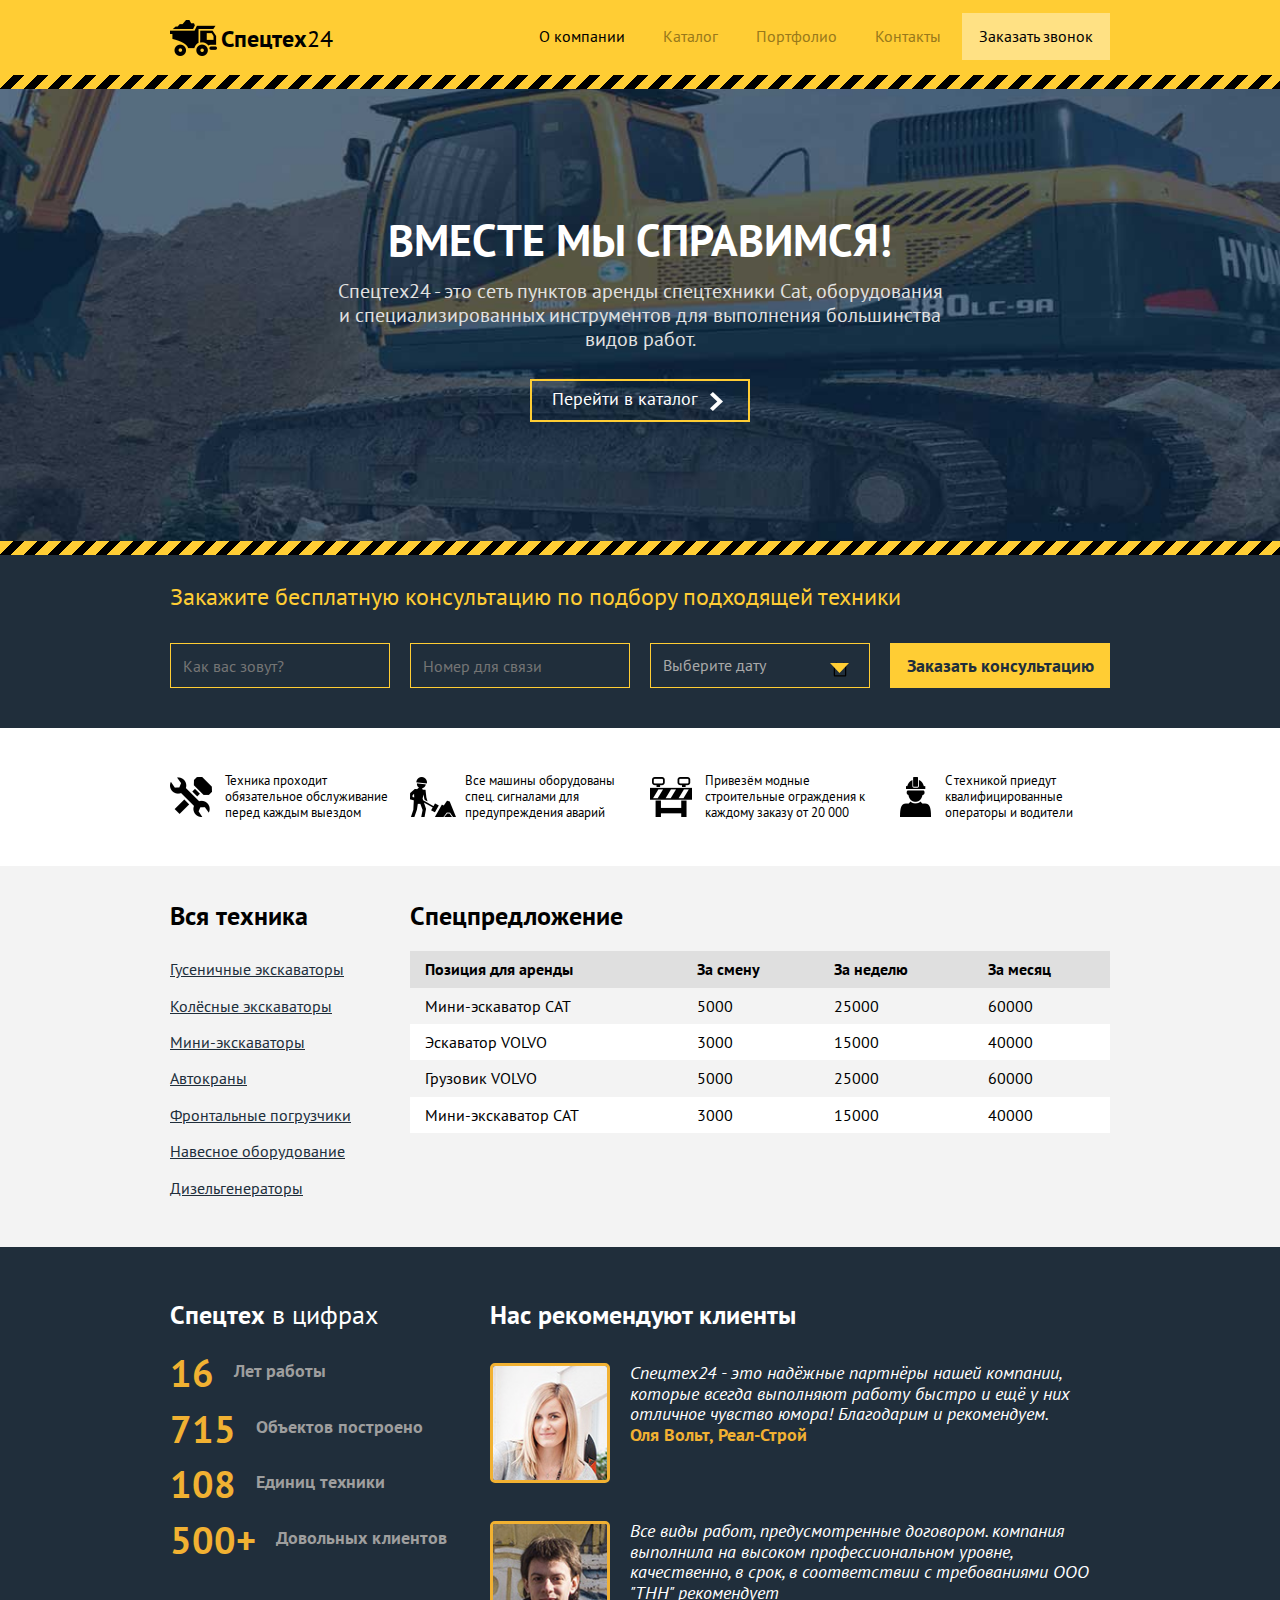
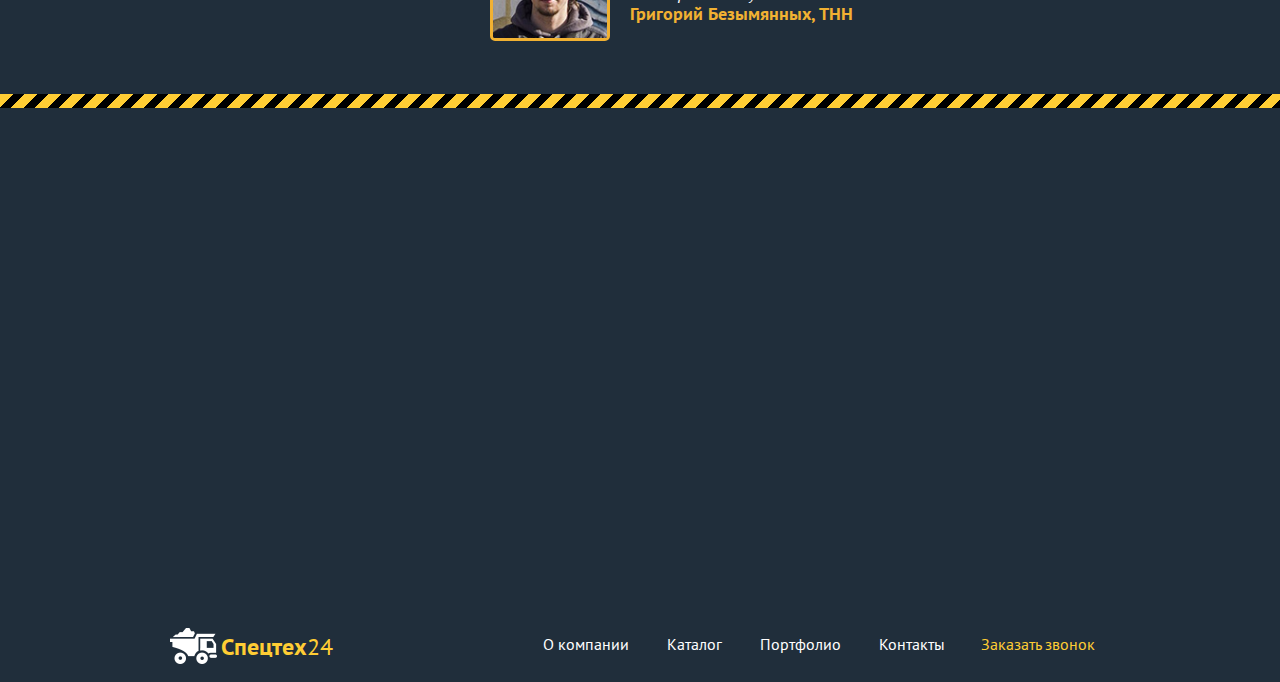
<file: index.html>
<!DOCTYPE html>
<html lang="ru">
<head>
  <meta charset="UTF-8">
  <title>Спецтех24 | Главная страница</title>
  <link href="css/normalize.min.css" rel="stylesheet">
  <link href="css/style.min.css" rel="stylesheet">
</head>
<body>
  <!-- Header -->
  <header class="header">
    <div class="container clearfix">
      <div class="logo">
        <img alt="Спецтех24" class="logo-image" src="img/truck_icon_black.png"> <span class="logo-text"><strong>Спецтех</strong>24</span>
      </div>
      <nav class="menu-main">
        <ul>
          <li class="menu-main-item">
            <a class="menu-main-link-active" href="index.html">О компании</a>
          </li>
          <li class="menu-main-item">
            <a class="menu-main-link" href="catalog.html">Каталог</a>
          </li>
          <li class="menu-main-item">
            <a class="menu-main-link" href="portfolio.html">Портфолио</a>
          </li>
          <li class="menu-main-item">
            <a class="menu-main-link" href="contacts.html">Контакты</a>
          </li>
          <li class="menu-main-item">
            <a class="menu-main-button" href="#">Заказать звонок</a>
          </li>
        </ul>
      </nav>
    </div>
  </header><!-- Main -->
  <main>
    <div class="promo">
      <div class="container clearfix">
        <p class="promo-together">Вместе мы справимся!</p>
        <h1 class="promo-description">Спецтех24 - это сеть пунктов аренды спецтехники Cat, оборудования и специализированных инструментов для выполнения большинства видов работ.</h1><a class="promo-button" href="catalog.html">Перейти в каталог</a>
      </div>
    </div>
    <div class="call">
      <div class="container">
        <p class="call-text">Закажите бесплатную консультацию по подбору подходящей техники</p>
        <form action="post" class="call-form row">
          <div class="grid-3">
            <input class="call-form-name" placeholder='Как вас зовут?' type="text">
          </div>
          <div class="grid-3">
            <input class="call-form-phone" placeholder='Номер для связи' type="text">
          </div>
          <div class="grid-3">
            <div class="call-form-date-label">
              Выберите дату
              <div class="call-form-date-div">
                <input class="call-form-date" id="call-form-date" type="date">
              </div>
            </div>
          </div>
          <div class="grid-3">
            <button class="call-form-button">Заказать консультацию</button>
          </div>
        </form>
      </div>
    </div>
    <div class="reasons">
      <div class="container clearfix">
        <div class="row">
          <div class="reason-item grid-3">
            <p class="reason-item-service">Техника проходит обязательное обслуживание перед каждым выездом</p>
          </div>
          <div class="reason-item grid-3">
            <p class="reason-item-signal">Все машины оборудованы спец. сигналами для предупреждения аварий</p>
          </div>
          <div class="reason-item grid-3">
            <p class="reason-item-protection">Привезём модные строительные ограждения к каждому заказу от 20 000</p>
          </div>
          <div class="reason-item grid-3">
            <p class="reason-item-experts">С техникой приедут квалифицированные операторы и водители</p>
          </div>
        </div>
      </div>
    </div>
    <div class="sale">
      <div class="container clearfix">
        <div class="row">
          <section class="sale-catalog-menu grid-3">
            <h2 class="sale-catalog-menu-title">Вся техника</h2>
            <ul>
              <li class="sale-catalog-menu-item">
                <a class="sale-catalog-menu-link" href="#">Гусеничные экскаваторы</a>
              </li>
              <li class="sale-catalog-menu-item">
                <a class="sale-catalog-menu-link" href="#">Колёсные экскаваторы</a>
              </li>
              <li class="sale-catalog-menu-item">
                <a class="sale-catalog-menu-link" href="#">Мини-экскаваторы</a>
              </li>
              <li class="sale-catalog-menu-item">
                <a class="sale-catalog-menu-link" href="#">Автокраны</a>
              </li>
              <li class="sale-catalog-menu-item">
                <a class="sale-catalog-menu-link" href="#">Фронтальные погрузчики</a>
              </li>
              <li class="sale-catalog-menu-item">
                <a class="sale-catalog-menu-link" href="#">Навесное оборудование</a>
              </li>
              <li class="sale-catalog-menu-item">
                <a class="sale-catalog-menu-link" href="#">Дизельгенераторы</a>
              </li>
            </ul>
          </section>
          <section class="sale-specials grid-9">
            <h2 class="sale-specials-title">Спецпредложение</h2>
            <table class="specials-table">
              <tr>
                <th>Позиция для аренды</th>
                <th>За смену</th>
                <th>За неделю</th>
                <th>За месяц</th>
              </tr>
              <tr>
                <td>Мини-эскаватор CAT</td>
                <td>5000</td>
                <td>25000</td>
                <td>60000</td>
              </tr>
              <tr class="bg-white">
                <td>Эскаватор VOLVO</td>
                <td>3000</td>
                <td>15000</td>
                <td>40000</td>
              </tr>
              <tr>
                <td>Грузовик VOLVO</td>
                <td>5000</td>
                <td>25000</td>
                <td>60000</td>
              </tr>
              <tr class="bg-white">
                <td>Мини-экскаватор CAT</td>
                <td>3000</td>
                <td>15000</td>
                <td>40000</td>
              </tr>
            </table>
          </section>
        </div>
      </div>
    </div>
    <div class="advantages">
      <div class="container clearfix">
        <div class="row">
          <div class="grid-4">
            <section class="advantages-total">
              <h2 class="advantages-total-title"><strong>Спецтех</strong> в цифрах</h2>
              <ul>
                <li class="advantages-total-item"><span class="advantages-total-number">16</span>Лет работы</li>
                <li class="advantages-total-item"><span class="advantages-total-number">715</span>Объектов построено</li>
                <li class="advantages-total-item"><span class="advantages-total-number">108</span>Единиц техники</li>
                <li class="advantages-total-item"><span class="advantages-total-number">500+</span>Довольных клиентов</li>
              </ul>
            </section>
          </div>
          <div class="grid-8">
            <section class="advantages-feedback">
              <h2 class="advantages-feedback-title">Нас рекомендуют клиенты</h2>
              <article class="advantages-feedback-item clearfix">
                <img alt="photo" class="advantages-feedback-item-photo" src="img/photo-2.jpg">
                <blockquote>
                  Спецтех24 - это надёжные партнёры нашей компании, которые всегда выполняют работу быстро и ещё у них отличное чувство юмора! Благодарим и рекомендуем.<br>
                  <cite>Оля Вольт, Реал-Строй</cite>
                </blockquote>
              </article>
              <article class="advantages-feedback-item clearfix">
                <img alt="photo" class="advantages-feedback-item-photo" src="img/photo-1.jpg">
                <blockquote>
                  Все виды работ, предусмотренные договором. компания выполнила на высоком профессиональном уровне, качественно, в срок, в соответствии с требованиями ООО "ТНН" рекомендует<br>
                  <cite>Григорий Безымянных, ТНН</cite>
                </blockquote>
              </article>
            </section>
          </div>
        </div>
      </div>
    </div>
    <div class="map">
      <iframe src="https://www.google.com/maps/embed?pb=!1m14!1m12!1m3!1d167998.10803373056!2d2.2074740643680624!3d48.85877410312378!2m3!1f0!2f0!3f0!3m2!1i1024!2i768!4f13.1!5e0!3m2!1sru!2sru!4v1450297057940"></iframe>
    </div>
  </main><!-- Footer -->
  <footer class="footer clearfix">
    <div class="container">
      <a class="logo" href="index.html"><img alt="Спецтех24" class="logo-image" src="img/truck_icon_white.png"> <span class="logo-text"><strong>Спецтех</strong>24</span></a>
      <nav class="menu-main">
        <ul>
          <li class="menu-main-item">
            <a class="menu-main-link" href="index.html">О компании</a>
          </li>
          <li class="menu-main-item">
            <a class="menu-main-link" href="catalog.html">Каталог</a>
          </li>
          <li class="menu-main-item">
            <a class="menu-main-link" href="portfolio.html">Портфолио</a>
          </li>
          <li class="menu-main-item">
            <a class="menu-main-link" href="contacts.html">Контакты</a>
          </li>
          <li class="menu-main-item">
            <a class="button-phone" href="#">Заказать звонок</a>
          </li>
        </ul>
      </nav>
    </div>
  </footer>
</body>
</html>
</file>
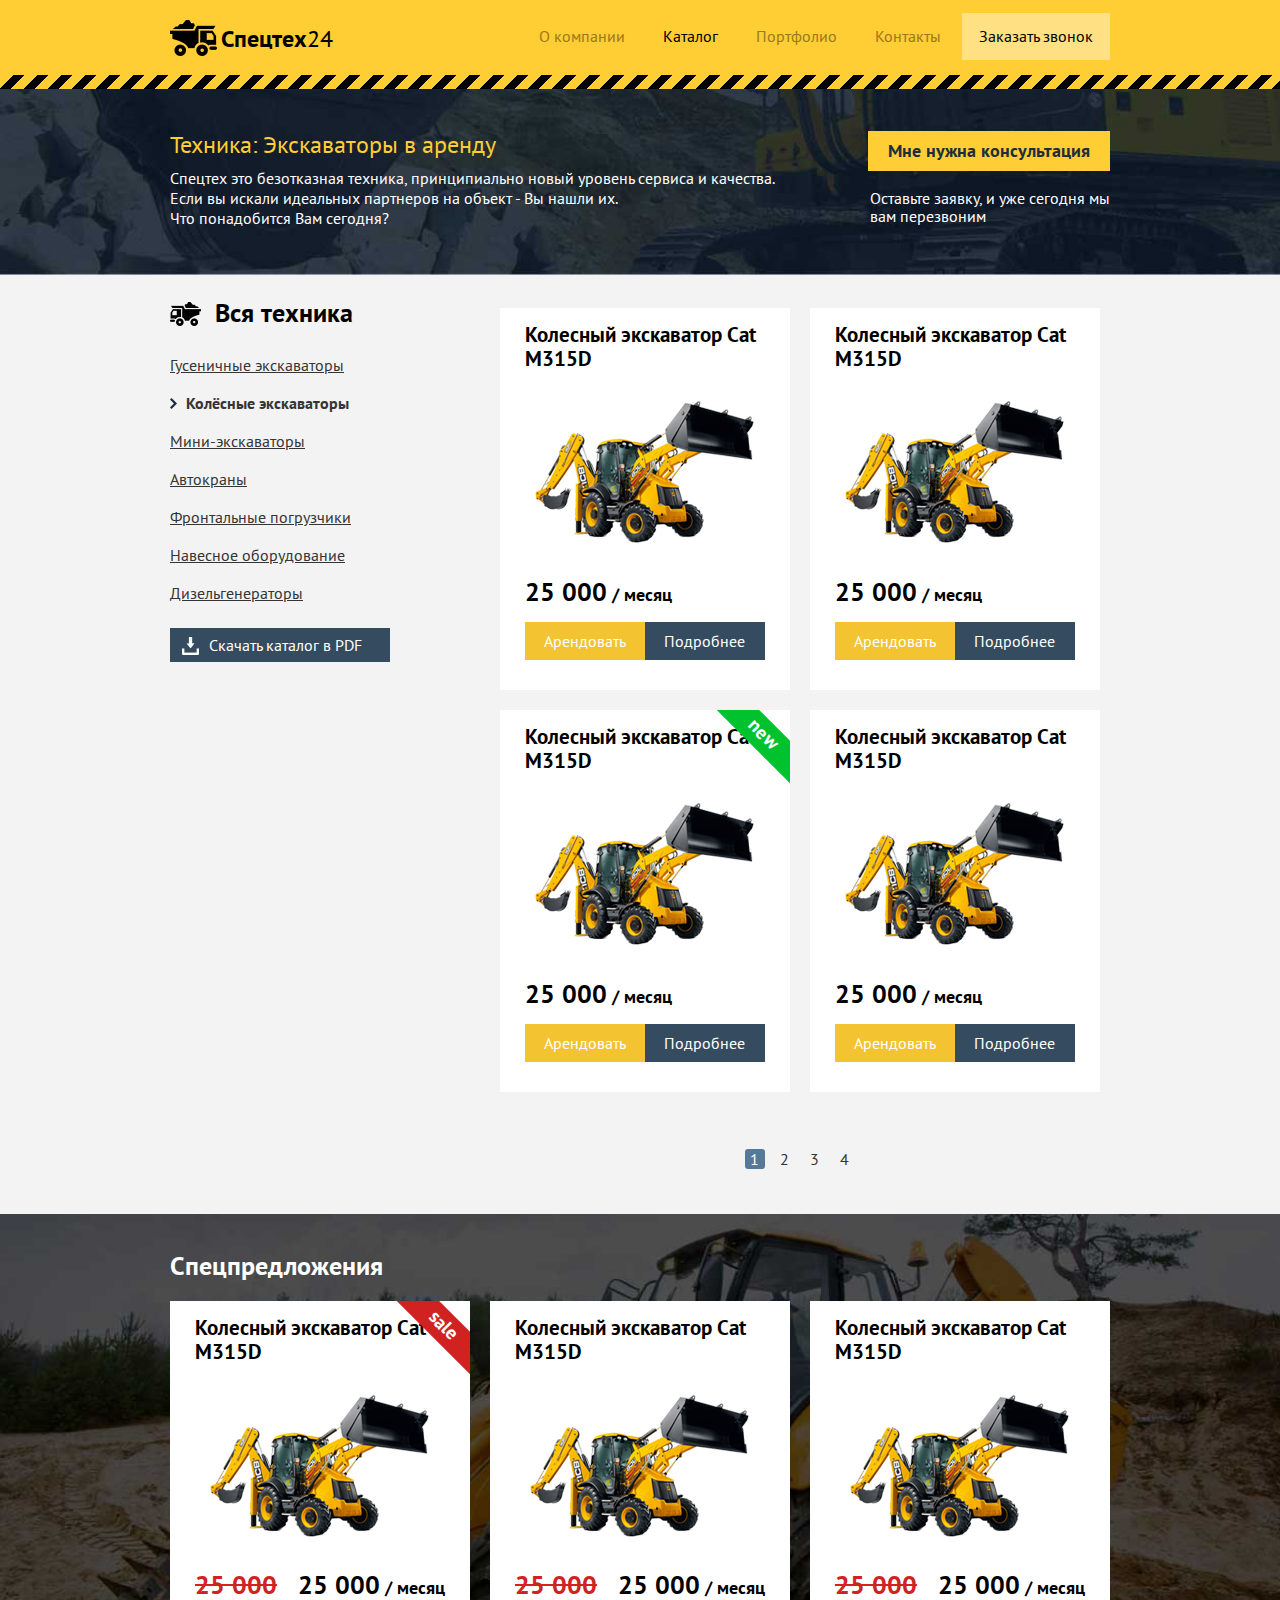
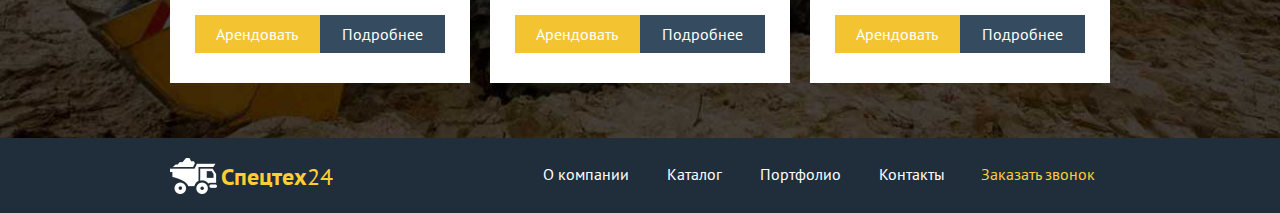
<file: catalog.html>
<!DOCTYPE html>
<html lang="ru">
<head>
  <meta charset="UTF-8">
  <title>Спецтех24 | Каталог</title>
  <link href="css/normalize.min.css" rel="stylesheet">
  <link href="css/style.min.css" rel="stylesheet">
</head>
<body>
  <!-- Header -->
  <header class="header">
    <div class="container clearfix">
      <a class="logo" href="index.html"><img alt="Спецтех24" class="logo-image" src="img/truck_icon_black.png"> <span class="logo-text"><strong>Спецтех</strong>24</span></a>
      <nav class="menu-main">
        <ul>
          <li class="menu-main-item">
            <a class="menu-main-link" href="index.html">О компании</a>
          </li>
          <li class="menu-main-item">
            <a class="menu-main-link-active" href="catalog.html">Каталог</a>
          </li>
          <li class="menu-main-item">
            <a class="menu-main-link" href="portfolio.html">Портфолио</a>
          </li>
          <li class="menu-main-item">
            <a class="menu-main-link" href="contacts.html">Контакты</a>
          </li>
          <li class="menu-main-item">
            <a class="menu-main-button" href="#">Заказать звонок</a>
          </li>
        </ul>
      </nav>
    </div>
  </header><!-- Main -->
  <main>
    <div class="catalog-subheader">
      <div class="container clearfix">
        <section class="catalog-subheader-block pull-left">
          <h1 class="catalog-subheader-title">Техника: Экскаваторы в аренду</h1>
          <p class="catalog-subheader-description">Спецтех это безотказная техника, принципиально новый уровень сервиса и качества.<br>
          Если вы искали идеальных партнеров на объект - Вы нашли их.<br>
          Что понадобится Вам сегодня?</p>
        </section>
        <div class="catalog-subheader-consult pull-right">
          <a class="catalog-subheader-consult-button" href="#">Мне нужна консультация</a>
          <p class="catalog-subheader-consult-description">Оставьте заявку, и уже сегодня мы вам перезвоним</p>
        </div>
      </div>
    </div>
    <div class="catalog">
      <div class="container clearfix">
        <div class="row">
          <div class="grid-3">
            <h2 class="catalog-menu-title">Вся техника</h2>
            <nav class="catalog-nav">
              <ul class="catalog-menu">
                <li class="catalog-menu-item">
                  <a class="catalog-menu-item-link" href="#">Гусеничные экскаваторы</a>
                </li>
                <li class="catalog-menu-item">
                  <a class="catalog-menu-item-link-active" href="#">Колёсные экскаваторы</a>
                </li>
                <li class="catalog-menu-item">
                  <a class="catalog-menu-item-link" href="#">Мини-экскаваторы</a>
                </li>
                <li class="catalog-menu-item">
                  <a class="catalog-menu-item-link" href="#">Автокраны</a>
                </li>
                <li class="catalog-menu-item">
                  <a class="catalog-menu-item-link" href="#">Фронтальные погрузчики</a>
                </li>
                <li class="catalog-menu-item">
                  <a class="catalog-menu-item-link" href="#">Навесное оборудование</a>
                </li>
                <li class="catalog-menu-item">
                  <a class="catalog-menu-item-link" href="#">Дизельгенераторы</a>
                </li>
              </ul>
            </nav><a class="catalog-download" href="">Скачать каталог в PDF</a>
          </div>
          <div class="grid-1"></div>
          <div class="grid-8">
            <section class="catalog-items clearfix">
              <div class="row">
                <div class="grid-6">
                  <article class="catalog-item">
                    <h3 class="catalog-item-header">Колесный экскаватор Cat M315D</h3>
                    <div class="catalog-item-image"><img alt="Колесный экскаватор" src="img/catalog-item.jpg"></div>
                    <p class="catalog-item-price"><span class="catalog-item-price-number">25 000</span> / месяц</p>
                    <div class="catalog-item-buttons clearfix">
                      <a class="catalog-item-button-buy" href="#">Арендовать</a> <a class="catalog-item-button-info" href="#">Подробнее</a>
                    </div>
                  </article>
                </div>
                <div class="grid-6">
                  <article class="catalog-item">
                    <h3 class="catalog-item-header">Колесный экскаватор Cat M315D</h3>
                    <div class="catalog-item-image"><img alt="Колесный экскаватор" src="img/catalog-item.jpg"></div>
                    <p class="catalog-item-price"><span class="catalog-item-price-number">25 000</span> / месяц</p>
                    <div class="catalog-item-buttons clearfix">
                      <a class="catalog-item-button-buy" href="#">Арендовать</a> <a class="catalog-item-button-info" href="#">Подробнее</a>
                    </div>
                  </article>
                </div>
                <div class="grid-6">
                  <article class="catalog-item catalog-new">
                    <h3 class="catalog-item-header">Колесный экскаватор Cat M315D</h3>
                    <div class="catalog-item-image"><img alt="Колесный экскаватор" src="img/catalog-item.jpg"></div>
                    <p class="catalog-item-price"><span class="catalog-item-price-number">25 000</span> / месяц</p>
                    <div class="catalog-item-buttons clearfix">
                      <a class="catalog-item-button-buy" href="#">Арендовать</a> <a class="catalog-item-button-info" href="#">Подробнее</a>
                    </div>
                  </article>
                </div>
                <div class="grid-6">
                  <article class="catalog-item">
                    <h3 class="catalog-item-header">Колесный экскаватор Cat M315D</h3>
                    <div class="catalog-item-image"><img alt="Колесный экскаватор" src="img/catalog-item.jpg"></div>
                    <p class="catalog-item-price"><span class="catalog-item-price-number">25 000</span> / месяц</p>
                    <div class="catalog-item-buttons clearfix">
                      <a class="catalog-item-button-buy" href="#">Арендовать</a> <a class="catalog-item-button-info" href="#">Подробнее</a>
                    </div>
                  </article>
                </div>
              </div>
              <ul class="catalog-pagination">
                <li class="catalog-pagination-number">
                  <a class="catalog-pagination-number-link-active" href="#">1</a>
                </li>
                <li class="catalog-pagination-number">
                  <a class="catalog-pagination-number-link" href="#">2</a>
                </li>
                <li class="catalog-pagination-number">
                  <a class="catalog-pagination-number-link" href="#">3</a>
                </li>
                <li class="catalog-pagination-number">
                  <a class="catalog-pagination-number-link" href="#">4</a>
                </li>
              </ul>
            </section>
          </div>
        </div>
      </div>
    </div><!-- Спецпредложения -->
    <section class="specials">
      <div class="container">
        <div class="row">
          <div class="grid-12">
            <h2 class="specials-title">Спецпредложения</h2>
          </div>
        </div>
        <div class="row">
          <div class="grid-4">
            <article class="catalog-item catalog-sale">
              <h3 class="catalog-item-header">Колесный экскаватор Cat M315D</h3>
              <div class="catalog-item-image"><img alt="Колесный экскаватор" src="img/catalog-item.jpg"></div>
              <p class="catalog-item-price"><span class="catalog-item-price-number">25 000</span> / месяц</p>
              <div class="catalog-item-buttons clearfix">
                <a class="catalog-item-button-buy" href="#">Арендовать</a> <a class="catalog-item-button-info" href="#">Подробнее</a>
              </div>
            </article>
          </div>
          <div class="grid-4">
            <article class="catalog-item">
              <h3 class="catalog-item-header">Колесный экскаватор Cat M315D</h3>
              <div class="catalog-item-image"><img alt="Колесный экскаватор" src="img/catalog-item.jpg"></div>
              <p class="catalog-item-price"><span class="catalog-item-price-number">25 000</span> / месяц</p>
              <div class="catalog-item-buttons clearfix">
                <a class="catalog-item-button-buy" href="#">Арендовать</a> <a class="catalog-item-button-info" href="#">Подробнее</a>
              </div>
            </article>
          </div>
          <div class="grid-4">
            <article class="catalog-item">
              <h3 class="catalog-item-header">Колесный экскаватор Cat M315D</h3>
              <div class="catalog-item-image"><img alt="Колесный экскаватор" src="img/catalog-item.jpg"></div>
              <p class="catalog-item-price"><span class="catalog-item-price-number">25 000</span> / месяц</p>
              <div class="catalog-item-buttons clearfix">
                <a class="catalog-item-button-buy" href="#">Арендовать</a> <a class="catalog-item-button-info" href="#">Подробнее</a>
              </div>
            </article>
          </div>
        </div>
      </div>
    </section>
  </main><!-- Footer -->
  <!-- Footer -->
  <footer class="footer clearfix">
    <div class="container">
      <a class="logo" href="index.html"><img alt="Спецтех24" class="logo-image" src="img/truck_icon_white.png"> <span class="logo-text"><strong>Спецтех</strong>24</span></a>
      <nav class="menu-main">
        <ul>
          <li class="menu-main-item">
            <a class="menu-main-link" href="index.html">О компании</a>
          </li>
          <li class="menu-main-item">
            <a class="menu-main-link" href="catalog.html">Каталог</a>
          </li>
          <li class="menu-main-item">
            <a class="menu-main-link" href="portfolio.html">Портфолио</a>
          </li>
          <li class="menu-main-item">
            <a class="menu-main-link" href="contacts.html">Контакты</a>
          </li>
          <li class="menu-main-item">
            <a class="button-phone" href="#">Заказать звонок</a>
          </li>
        </ul>
      </nav>
    </div>
  </footer>
</body>
</html>
</file>
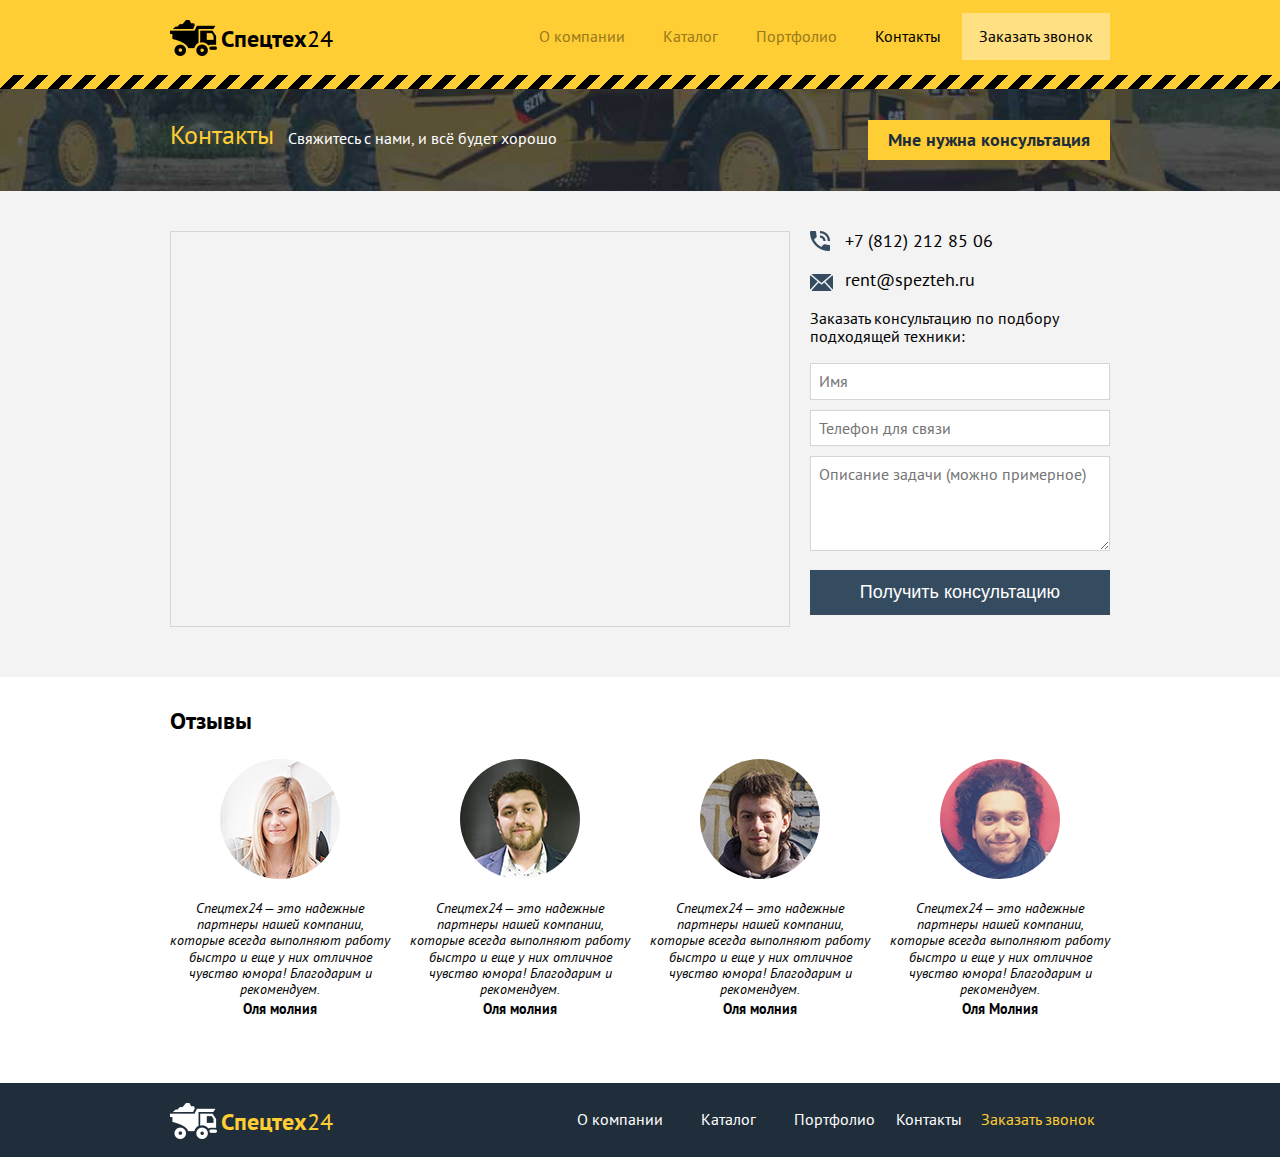
<file: contacts.html>
<!DOCTYPE html>
<html lang="ru">
<head>
  <meta charset="UTF-8">
  <title>Спецтех24 | Контакты</title>
  <link href="css/normalize.min.css" rel="stylesheet">
  <link href="css/style.min.css" rel="stylesheet">
</head>
<body>
  <header class="header">
    <div class="container clearfix">
      <a class="logo" href="index.html"><img alt="Спецтех24" class="logo-image" src="img/truck_icon_black.png"> <span class="logo-text"><strong>Спецтех</strong>24</span></a>
      <nav class="menu-main">
        <ul>
          <li class="menu-main-item">
            <a class="menu-main-link" href="index.html">О компании</a>
          </li>
          <li class="menu-main-item">
            <a class="menu-main-link" href="catalog.html">Каталог</a>
          </li>
          <li class="menu-main-item">
            <a class="menu-main-link" href="portfolio.html">Портфолио</a>
          </li>
          <li class="menu-main-item">
            <a class="menu-main-link-active" href="contacts.html">Контакты</a>
          </li>
          <li class="menu-main-item">
            <a class="menu-main-button" href="#">Заказать звонок</a>
          </li>
        </ul>
      </nav>
    </div>
  </header>
  <main>
    <section class="contacts-subheader">
      <div class="container clearfix">
        <div class="pull-left clearfix">
          <h1 class="contacts-subheader-title">Контакты</h1>
          <p class="contacts-subheader-description">Свяжитесь с нами, и всё будет хорошо</p>
        </div>
        <div class="pull-right clearfix">
          <a class="contacts-subheader-button" href="#">Мне нужна консультация</a>
        </div>
      </div>
    </section>
    <div class="contacts">
      <div class="container clearfix">
        <div class="row">
          <div class="grid-8">
            <div class="contacts-map">
              <iframe src="https://www.google.com/maps/embed?pb=!1m14!1m12!1m3!1d167998.10803373056!2d2.2074740643680624!3d48.85877410312378!2m3!1f0!2f0!3f0!3m2!1i1024!2i768!4f13.1!5e0!3m2!1sru!2sru!4v1450297057940"></iframe>
            </div>
          </div>
          <div class="grid-4">
            <a class="contacts-phone" href="#">+7 (812) 212 85 06</a> <a class="contacts-mail" href="#">rent@spezteh.ru</a>
            <p class="contacts-text">Заказать консультацию по подбору подходящей техники:</p>
            <form action="post" class="contacts-form">
              <input placeholder="Имя" type="text"> <input placeholder="Телефон для связи" type="text">
              <textarea placeholder="Описание задачи (можно примерное)">
</textarea> <button>Получить консультацию</button>
            </form>
          </div>
        </div>
      </div>
    </div>
    <div class="feedback">
      <div class="container">
        <div class="row">
          <div class="grid-12">
            <h2 class="feedback-title">Отзывы</h2>
          </div>
          <div class="grid-3">
            <article class="feedback-item">
              <img alt="" src="img/photo-2.jpg">
              <blockquote>
                Спецтех24 – это надежные партнеры нашей компании, которые всегда выполняют работу быстро и еще у них отличное чувство юмора! Благодарим и рекомендуем. <cite>Оля молния</cite>
              </blockquote>
            </article>
          </div>
          <div class="grid-3">
            <article class="feedback-item">
              <img alt="" src="img/photo-3.jpg">
              <blockquote>
                Спецтех24 – это надежные партнеры нашей компании, которые всегда выполняют работу быстро и еще у них отличное чувство юмора! Благодарим и рекомендуем. <cite>Оля молния</cite>
              </blockquote>
            </article>
          </div>
          <div class="grid-3">
            <article class="feedback-item">
              <img alt="" src="img/photo-1.jpg">
              <blockquote>
                Спецтех24 – это надежные партнеры нашей компании, которые всегда выполняют работу быстро и еще у них отличное чувство юмора! Благодарим и рекомендуем. <cite>Оля молния</cite>
              </blockquote>
            </article>
          </div>
          <div class="grid-3">
            <article class="feedback-item">
              <img alt="" src="img/photo-4.jpg">
              <blockquote>
                Спецтех24 – это надежные партнеры нашей компании, которые всегда выполняют работу быстро и еще у них отличное чувство юмора! Благодарим и рекомендуем. <cite>Оля Молния</cite>
              </blockquote>
            </article>
          </div>
        </div>
      </div>
    </div>
  </main><!-- Footer -->
  <footer class="footer clearfix">
    <div class="container">
      <a class="logo" href="index.html"><img alt="Спецтех24" class="logo-image" src="img/truck_icon_white.png"> <span class="logo-text"><strong>Спецтех</strong>24</span></a>
      <nav class="menu-main">
        <ul>
          <li class="menu-main-item">
            <a class="menu-main-link" href="index.html">О компании</a>
          </li>
          <li class="menu-main-item">
            <a class="menu-main-link" href="catalog.html">Каталог</a>
          </li>
          <li class="menu-main-item">
            <a class="menu-main-link" href="portfolio.html">Портфолио</a>
          </li>
          <li class="menu-main-item">
            <a class="menu-main-link-active" href="contacts.html">Контакты</a>
          </li>
          <li class="menu-main-item">
            <a class="button-phone" href="#">Заказать звонок</a>
          </li>
        </ul>
      </nav>
    </div>
  </footer>
</body>
</html>
</file>
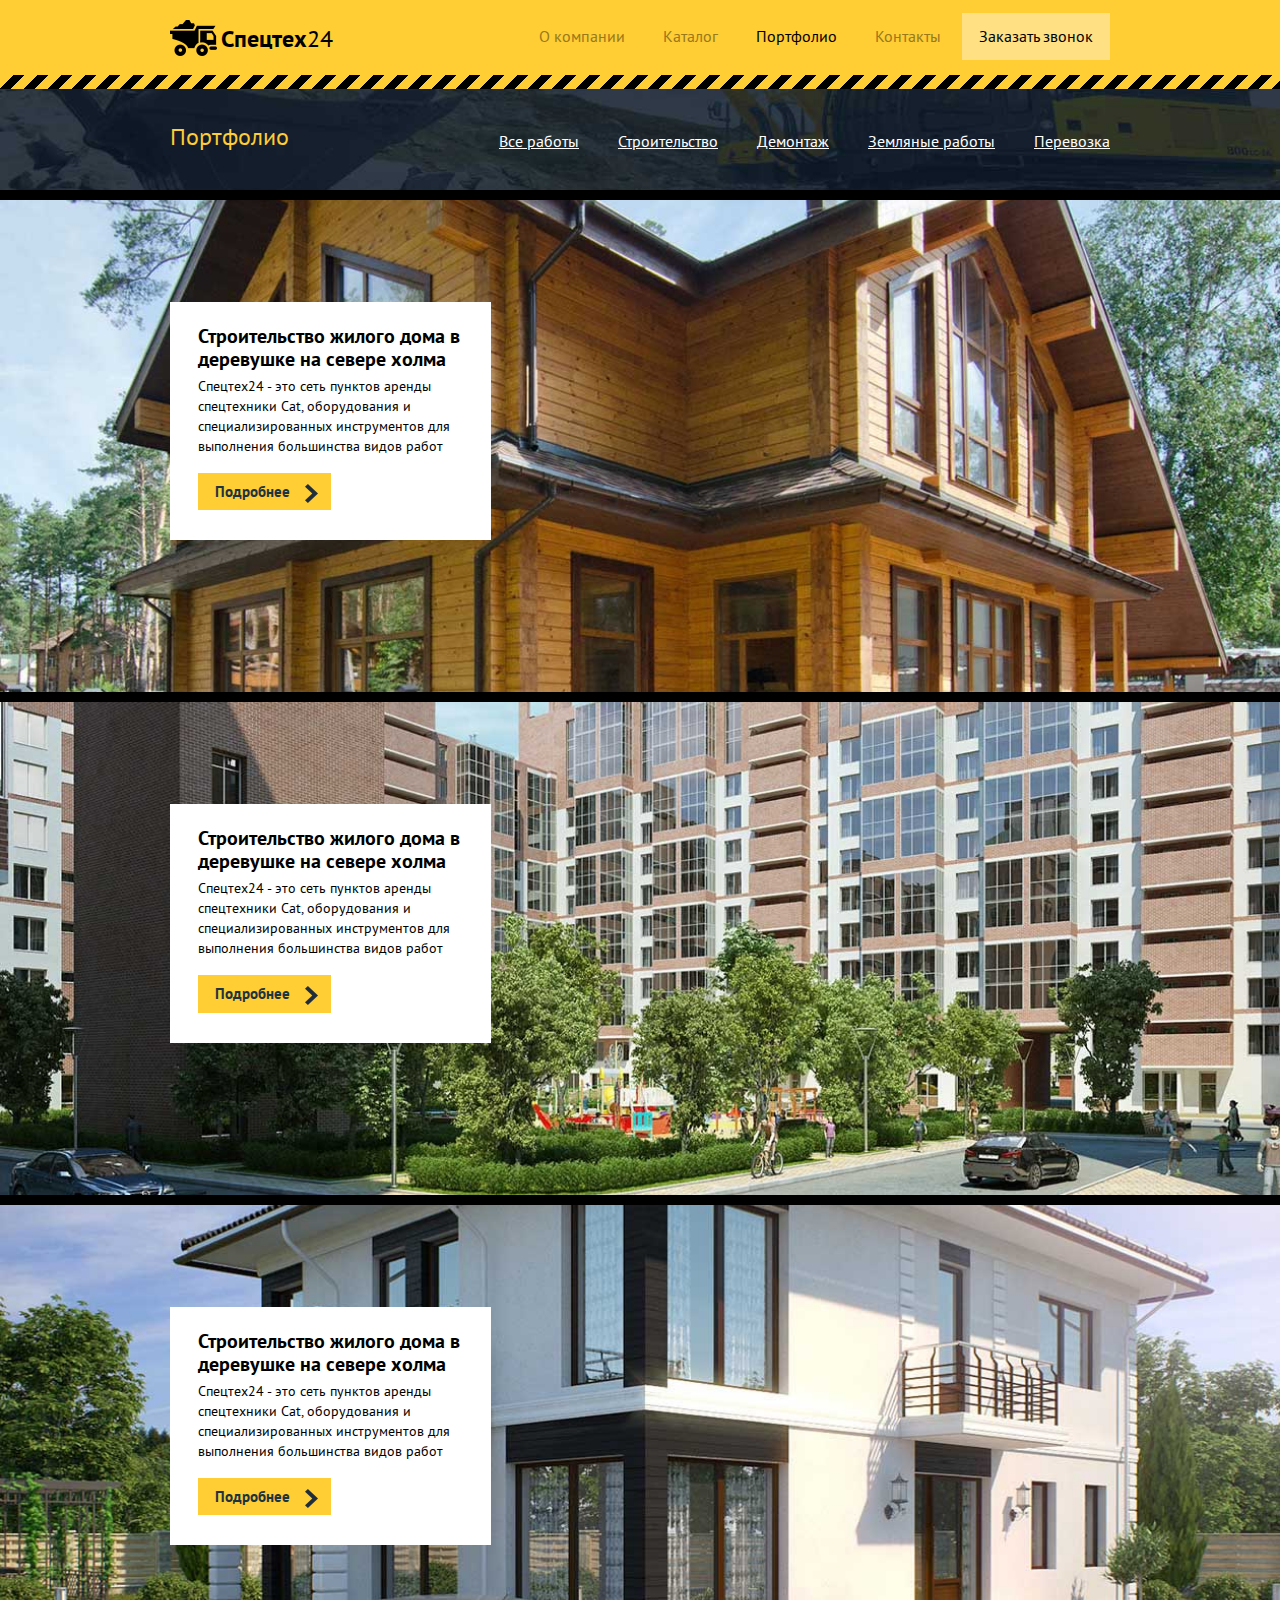
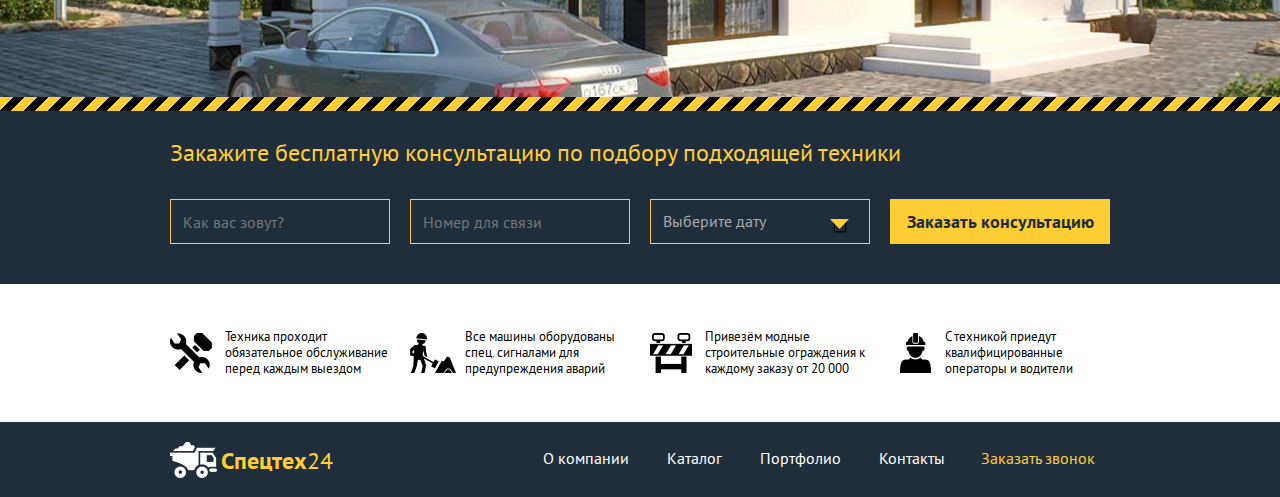
<file: portfolio.html>
<!DOCTYPE html>
<html lang="ru">
<head>
  <meta charset="UTF-8">
  <title>Спецтех24 | Портфолио</title>
  <link href="css/normalize.min.css" rel="stylesheet">
  <link href="css/style.min.css" rel="stylesheet">
</head>
<body>
  <header class="header">
    <div class="container clearfix">
      <a class="logo" href="index.html"><img alt="Спецтех24" class="logo-image" src="img/truck_icon_black.png"> <span class="logo-text"><strong>Спецтех</strong>24</span></a>
      <nav class="menu-main">
        <ul>
          <li class="menu-main-item">
            <a class="menu-main-link" href="index.html">О компании</a>
          </li>
          <li class="menu-main-item">
            <a class="menu-main-link" href="catalog.html">Каталог</a>
          </li>
          <li class="menu-main-item">
            <a class="menu-main-link-active" href="portfolio.html">Портфолио</a>
          </li>
          <li class="menu-main-item">
            <a class="menu-main-link" href="contacts.html">Контакты</a>
          </li>
          <li class="menu-main-item">
            <a class="menu-main-button" href="#">Заказать звонок</a>
          </li>
        </ul>
      </nav>
    </div>
  </header>
  <main>
    <section class="portfolio-subheader">
      <div class="container clearfix">
        <div class="pull-left">
          <h1 class="portfolio-subheader-title">Портфолио</h1>
        </div>
        <div class="pull-right">
          <nav class="portfolio-subheader-nav clearfix">
            <ul class="portfolio-subheader-menu">
              <li class="portfolio-subheader-menu-item">
                <a class="portfolio-subheader-link" href="#">Все работы</a>
              </li>
              <li class="portfolio-subheader-menu-item">
                <a class="portfolio-subheader-link" href="#">Строительство</a>
              </li>
              <li class="portfolio-subheader-menu-item">
                <a class="portfolio-subheader-link" href="#">Демонтаж</a>
              </li>
              <li class="portfolio-subheader-menu-item">
                <a class="portfolio-subheader-link" href="#">Земляные работы</a>
              </li>
              <li class="portfolio-subheader-menu-item">
                <a class="portfolio-subheader-link" href="#">Перевозка</a>
              </li>
            </ul>
          </nav>
        </div>
      </div>
    </section>
    <div class="portfolio-items">
      <div class="portfolio-item portfolio-item-wood">
        <div class="container">
          <article class="portfolio-block">
            <h2 class="portfolio-block-title">Строительство жилого дома в деревушке на севере холма</h2>
            <p class="portfolio-block-description">Спецтех24 - это сеть пунктов аренды спецтехники Cat, оборудования и специализированных инструментов для выполнения большинства видов работ</p><a class="portfolio-block-button" href="">Подробнее</a>
          </article>
        </div>
      </div>
      <div class="portfolio-item portfolio-item-brick">
        <div class="container">
          <article class="portfolio-block">
            <h2 class="portfolio-block-title">Строительство жилого дома в деревушке на севере холма</h2>
            <p class="portfolio-block-description">Спецтех24 - это сеть пунктов аренды спецтехники Cat, оборудования и специализированных инструментов для выполнения большинства видов работ</p><a class="portfolio-block-button" href="">Подробнее</a>
          </article>
        </div>
      </div>
      <div class="portfolio-item portfolio-item-stone">
        <div class="container">
          <article class="portfolio-block">
            <h2 class="portfolio-block-title">Строительство жилого дома в деревушке на севере холма</h2>
            <p class="portfolio-block-description">Спецтех24 - это сеть пунктов аренды спецтехники Cat, оборудования и специализированных инструментов для выполнения большинства видов работ</p><a class="portfolio-block-button" href="">Подробнее</a>
          </article>
        </div>
      </div>
    </div>
    <div class="call">
      <div class="container">
        <p class="call-text">Закажите бесплатную консультацию по подбору подходящей техники</p>
        <form action="post" class="call-form row">
          <div class="grid-3">
            <input class="call-form-name" placeholder='Как вас зовут?' type="text">
          </div>
          <div class="grid-3">
            <input class="call-form-phone" placeholder='Номер для связи' type="text">
          </div>
          <div class="grid-3">
            <div class="call-form-date-label">
              Выберите дату
              <div class="call-form-date-div">
                <input class="call-form-date" id="call-form-date" type="date">
              </div>
            </div>
          </div>
          <div class="grid-3">
            <button class="call-form-button">Заказать консультацию</button>
          </div>
        </form>
      </div>
    </div>
    <div class="reasons">
      <div class="container clearfix">
        <div class="row">
          <div class="reason-item grid-3">
            <p class="reason-item-service">Техника проходит обязательное обслуживание перед каждым выездом</p>
          </div>
          <div class="reason-item grid-3">
            <p class="reason-item-signal">Все машины оборудованы спец. сигналами для предупреждения аварий</p>
          </div>
          <div class="reason-item grid-3">
            <p class="reason-item-protection">Привезём модные строительные ограждения к каждому заказу от 20 000</p>
          </div>
          <div class="reason-item grid-3">
            <p class="reason-item-experts">С техникой приедут квалифицированные операторы и водители</p>
          </div>
        </div>
      </div>
    </div>
  </main><!-- Footer -->
  <footer class="footer clearfix">
    <div class="container">
      <a class="logo" href="index.html"><img alt="Спецтех24" class="logo-image" src="img/truck_icon_white.png"> <span class="logo-text"><strong>Спецтех</strong>24</span></a>
      <nav class="menu-main">
        <ul>
          <li class="menu-main-item">
            <a class="menu-main-link" href="index.html">О компании</a>
          </li>
          <li class="menu-main-item">
            <a class="menu-main-link" href="catalog.html">Каталог</a>
          </li>
          <li class="menu-main-item">
            <a class="menu-main-link" href="portfolio.html">Портфолио</a>
          </li>
          <li class="menu-main-item">
            <a class="menu-main-link" href="contacts.html">Контакты</a>
          </li>
          <li class="menu-main-item">
            <a class="button-phone" href="#">Заказать звонок</a>
          </li>
        </ul>
      </nav>
    </div>
  </footer>
</body>
</html>
</file>
<file: css/style.min.css>
*{margin:0;padding:0;-webkit-box-sizing:border-box;-moz-box-sizing:border-box;box-sizing:border-box}@font-face{font-family:'PT Sans';src:url(../fonts/ptsans.woff2) format("woff2"),url(../fonts/ptsans.woff) format("woff"),url(../fonts/ptsans.ttf) format("truetype");font-weight:400;font-style:normal}@font-face{font-family:'PT Sans';src:url(../fonts/ptsansitalic.woff2) format("woff2"),url(../fonts/ptsansitalic.woff) format("woff"),url(../fonts/ptsansitalic.ttf) format("truetype");font-weight:400;font-style:italic}@font-face{font-family:'PT Sans';src:url(../fonts/ptsansbold.woff2) format("woff2"),url(../fonts/ptsansbold.woff) format("woff"),url(../fonts/ptsansbold.ttf) format("truetype");font-weight:700;font-style:normal}@font-face{font-family:'PT Sans';src:url(../fonts/ptsansbolditalic.woff2) format("woff2"),url(../fonts/ptsansbolditalic.woff) format("woff"),url(../fonts/ptsansbolditalic.ttf) format("truetype");font-weight:700;font-style:italic}body{font-family:'PT Sans',Arial,sans-serif;color:#000;min-width:960px}div[class*="grid"],article[class*="grid"],section[class*="grid"]{float:left;padding:10px;-webkit-box-sizing:border-box;-moz-box-sizing:border-box;box-sizing:border-box}.grid-1{width:8.33%}.grid-2{width:16.66%}.grid-3{width:25%}.grid-4{width:33.33%}.grid-5{width:41.66%}.grid-6{width:50%}.grid-7{width:58.33%}.grid-8{width:66.66%}.grid-9{width:75%}.grid-10{width:83.11%}.grid-11{width:91.66%}.grid-12{width:100%}.row{overflow:hidden;margin-left:-10px;margin-right:-10px}.row:after,.clearfix:after{content:"";display:block;clear:both}.pull-right{float:right}.pull-left{float:left}.promo-button:after,.reason-item-service:before,.reason-item-signal:before,.reason-item-protection:before,.reason-item-experts:before,.contacts-phone:before,.contacts-mail:before,.portfolio-block-button:after,.catalog-menu-title:before,.catalog-menu-item-link-active:before,.catalog-download:before,.call-form-date-label:after{content:'';background-image:url(../img/spritesheet.png);background-repeat:no-repeat;display:block;position:absolute}.header{background-color:#FFCD34}.header,.footer{padding:13px 0}.header:after,.promo:after,.advantages:after,.portfolio-items:after{content:"";display:block;position:absolute;left:0;bottom:-14px;height:14px;width:100%;background-image:linear-gradient(135deg,#FFCD34 35%,black 35%,black 65%,#FFCD34 65%);background-size:24px 14px;z-index:100}.header,.promo,.sale,.advantages,.portfolio-subheader,.portfolio-items,.subheader-catalog{position:relative}.header a{color:#000}.header a,.footer a,.promo a{text-decoration:none}.container{width:960px;margin:0 auto;padding:0 10px}.clearfix:after{content:" ";clear:both;display:table}.logo{float:left;width:20%;line-height:47px}.logo-text{font-size:24px}.logo-text,.logo-image{vertical-align:middle}.menu-main{float:right;width:75%}.menu-main ul{float:right;text-align:right}.menu-main-item{display:inline-block;line-height:43px;font-size:16px}.menu-main-link{display:inline-block;padding:0 15px;border:2px solid transparent}.header .menu-main-link{color:#98791b}.header .menu-main-link-active{color:#000;display:inline-block;padding:0 15px;border:2px solid transparent}.header .menu-main-link:hover{border:2px solid #bc9d36;color:#000}.header .menu-main-link:active{border:2px solid #796e38;color:#000}.header .menu-main-button{color:#000;background-color:#ffe184;border:2px solid transparent;display:inline-block;padding:0 15px}.header .menu-main-button:hover{background-color:#ffecb2}.header .menu-main-button:active{background-color:#f6bf16}.footer .menu-main-link:hover{border:2px solid #636d76}.footer .menu-main-link:active{border:2px solid #a6abb1}.footer .button-phone{color:#ffcd34;background-color:#202e3b;border:0 solid #202e3b;display:inline-block;padding:0 15px}.footer{background-color:#202e3b;overflow:hidden;width:100%}.footer a{color:#fff}.footer .logo-text{color:#ffcd34}.promo{background-image:url(../img/main-promo-bg.jpg);background-position:center;background-repeat:no-repeat;background-size:cover;background-color:grey;padding-top:140px;padding-bottom:105px}.promo-together{font-size:44px;font-weight:700;color:#fff;text-transform:uppercase}.promo-description{font-size:20px;font-weight:400;line-height:24px;margin:0;color:#e1e1e1;padding:14px 160px}.promo-together,.promo-description{text-align:center}.promo-button{font-size:18px;font-weight:400;text-decoration:none;color:#fff;display:block;padding:8px 20px 10px;border:2px solid #ffcd34;width:220px;margin:14px auto;position:relative;text-align:left}.promo-button:hover{border:2px solid #ffd966}.promo-button:active{border:2px solid #ffe390}.promo-button:after{content:'';display:block;position:absolute;top:11px;right:25px;width:13px;height:19px;background-position:-10px -395px}.call{background-color:#202e3b;padding:42px 0 20px}.call-form{padding:23px 0 10px}.call-form-name,.call-form-phone{color:#fff;background-color:#202e3b;font-size:16px;font-weight:400;border:1px solid #ffcd34}.call-form-button{background-color:#ffcd34;color:#202e3b;font-weight:700;font-size:18px;border:0 solid transparent;cursor:pointer}.call-form-button:hover{background-color:#ffd966}.call-form-button:active{background-color:#f6bf16}.call-form-name,.call-form-phone,.call-form-button{width:100%;height:45px;padding:12px;outline:none;font-family:'PT Sans',Arial,sans-serif}.call-form-date-div{position:absolute;overflow:hidden;height:20px;width:21px;top:15px;right:19px}.call-form-date{position:absolute;background-color:#202e3b;border:0 solid transparent;top:0;right:0;width:60px;cursor:pointer;outline:none;color:transparent}.call-form-date-label{color:#A9A9A9;background-color:#202e3b;font-size:16px;font-weight:400;border:1px solid #ffcd34;width:100%;height:45px;padding:12px;display:block;position:relative;overflow:hidden}.call-form-date-label:after{display:block;content:'';position:absolute;width:19px;height:10px;background-position:-10px -250px;top:19px;right:20px}.call p{color:#ffcd34;font-size:24px;font-weight:400}.reasons{background-color:#fff;padding:35px 0}.reason-item-service,.reason-item-signal,.reason-item-protection,.reason-item-experts{font-size:13px;line-height:16px;text-align:left;padding-left:55px;position:relative}.reason-item-service:before{width:42px;height:40px;background-position:-10px -10px;left:0;top:4px}.reason-item-signal:before{width:46px;height:40px;background-position:-10px -70px;left:0;top:4px}.reason-item-protection:before{width:42px;height:40px;background-position:-10px -130px;left:0;top:4px}.reason-item-experts:before{width:31px;height:40px;background-position:-10px -190px;left:10px;top:4px}.sale{background-color:#f3f3f3;padding:25px 0 31px}.sale-catalog-menu-title,.sale-specials-title{font-size:26px;padding-bottom:20px}.sale-catalog-menu-item{list-style-type:none;font-size:16px;padding:9px 0;vertical-align:bottom}.sale-catalog-menu-link{color:#202e3b}.sale-catalog-menu-link:hover{text-decoration:none;font-weight:700}.specials-table{width:100%;font-size:16px;text-align:left;border-collapse:collapse}.specials-table th,.specials-table td{padding:9px 15px}.specials-table th{background-color:#dfdfdf}.bg-white{background-color:#fff}.advantages{background-color:#202e3b;color:#fff;padding:43px 0 38px}.advantages-total-title{font-weight:400}.advantages-total-title,.advantages-feedback-title{font-size:26px}.advantages-total ul{padding-top:21px}.advantages-total-item{font-size:18px;list-style:none;color:#9e9e9e;font-weight:700;margin-bottom:12px}.advantages-total-number{font-size:38px;color:#f1b132;vertical-align:middle;padding-right:20px}.advantages-feedback-item{padding-top:33px;padding-bottom:5px}.advantages-feedback-item-photo{height:120px;width:120px;border:3px solid #f1b132;border-radius:5px;float:left}.advantages-feedback-item blockquote{font-size:18px;font-style:italic;display:inline-block;padding-left:20px;width:480px}.advantages-feedback-item blockquote cite{color:#f1b132;font-weight:700;font-style:normal}.map{font-size:0;background-color:#202e3b;padding-top:14px}.map iframe{width:100%;height:500px;border:none;background-color:#202e3b}.feedback{background-color:#fff;padding:20px 0 41px}.feedback-item{text-align:center;padding:5px 0 15px;font-size:14px;font-style:italic;position:relative}.feedback-item img{height:120px;width:120px;border-radius:50%}.feedback-item blockquote{padding-top:18px}.feedback-item cite{font-style:normal;font-weight:700;padding-top:4px;display:block}.portfolio-subheader{background-image:url(../img/portfolio-subheader-bg.jpg);background-repeat:no-repeat;-webkit-background-size:cover;background-size:cover;padding:48px 0 40px}.portfolio-subheader .pull-left{width:25%}.portfolio-subheader .pull-right{width:75%}.portfolio-subheader-title{display:inline-block;color:#ffcd34;font-weight:400;font-size:24px;margin:0}.portfolio-subheader-nav{float:right;padding-top:9px}.portfolio-subheader-menu{float:right}.portfolio-subheader-menu-item{display:inline-block;padding-left:35px;font-size:16px}.portfolio-subheader-link{color:#fff}.portfolio-subheader-link:hover{font-weight:700}.portfolio-subheader-link:active{font-weight:700;text-decoration:none}.portfolio-item{background-image:url();background-color:#ddd;border-top:10px solid #000;padding:102px 0 152px}.portfolio-item-wood{background-image:url(../img/portfolio-item-wood-bg.jpg);background-repeat:no-repeat;-webkit-background-size:cover;background-size:cover;background-position:center}.portfolio-item-stone{background-image:url(../img/portfolio-item-stone-bg.jpg);background-repeat:no-repeat;-webkit-background-size:cover;background-size:cover;background-position:center}.portfolio-item-brick{background-image:url(../img/portfolio-item-brick-bg.jpg);background-repeat:no-repeat;-webkit-background-size:cover;background-size:cover;background-position:center}.portfolio-block{background-color:#fff;display:block;width:321px;padding:23px 28px 30px}.portfolio-block-title{font-weight:700;font-size:20px}.portfolio-block-description{font-size:14px;line-height:20px;padding:5px 0 17px;display:block}.portfolio-block-button{background-color:#ffcd34;color:#1d333f;font-weight:700;font-size:15px;text-decoration:none;padding:10px 37px 10px 17px;position:relative;display:block;width:50%}.portfolio-block-button:after{width:13px;height:19px;background-position:-10px -434px;top:11px;right:13px}.portfolio-block-button:hover{background-color:#ffd966}.portfolio-block-button:active{background-color:#f6bf16}.contacts-subheader{background-image:url(../img/contacts-subheader-bg.jpg);-webkit-background-size:cover;background-size:cover;background-repeat:no-repeat;padding:45px 0 31px}.contacts-subheader .pull-left{width:65%}.contacts-subheader .pull-right{width:30%}.contacts-subheader-title{font-size:26px;margin:0;color:#ffcd34;font-weight:400;display:inline-block}.contacts-subheader-description{display:inline-block;color:#fff;font-size:16px;padding-left:10px}.contacts-subheader-button{float:right;background-color:#ffcd34;text-decoration:none;font-size:18px;font-weight:700;color:#202e3b;padding:10px 20px}.contacts-subheader-button:hover{float:right;background-color:#ffd966}.contacts-subheader-button:active{float:right;background-color:#f6bf16}.contacts{background-color:#f3f3f3;padding-bottom:36px}.contacts-phone,.contacts-mail{display:block;font-size:18px;color:#000;text-decoration:none;position:relative;padding-left:35px}.contacts-phone:before{width:20px;height:20px;background-position:-10px -317px;left:0}.contacts-mail:before{width:23px;height:17px;background-position:-10px -280px;top:4px;left:0}.contacts-text{font-size:16px}.contacts-map,.contacts-phone{margin-top:30px}.contacts-mail,.contacts-text,.contacts-form{margin-top:18px}.contacts-map iframe{width:100%;height:396px;border:1px solid #d5d5d5}.contacts-form input,.contacts-form textarea,.contacts-form button{width:100%;max-width:100%;display:block;outline:none}.contacts-form input,.contacts-form textarea{margin-top:10px;padding:8px;font-size:16px;color:#000;font-weight:400;border:1px solid #d5d5d5;font-family:'PT Sans',Arial,sans-serif}.contacts-form textarea{min-height:95px}.contacts-form button{margin-top:19px;background-color:#354b60;text-align:center;font-size:18px;font-weight:400;padding:12px 0;color:#fff;border:0 solid transparent;cursor:pointer}.catalog-subheader{background-image:url(../img/catalog-subheader-bg.jpg);background-repeat:no-repeat;-webkit-background-size:contain;background-size:cover;color:#fff;font-size:0;padding:56px 0 47px}.catalog-subheader-block,.catalog-subheader-consult{font-size:16px}.catalog-subheader-title{font-weight:400;color:#ffcd34;font-size:24px;margin:0}.catalog-subheader-description{line-height:20px;padding-top:10px}.catalog-subheader-block{width:70%}.catalog-subheader-consult{width:30%}.catalog-subheader-consult-button{float:right;background-color:#ffcd34;text-decoration:none;font-size:18px;font-weight:700;color:#202e3b;padding:10px 20px}.catalog-subheader-consult-button:hover{float:right;background-color:#ffd966}.catalog-subheader-consult-button:active{float:right;background-color:#f6bf16}.catalog-subheader-consult-description{padding-left:42px;padding-top:58px}.catalog{padding:13px 0 35px;background-color:#f3f3f3}.catalog-nav{padding:18px 0 16px}.catalog-menu-title{font-size:26px;font-weight:700;padding-left:45px;position:relative}.catalog-menu-title:before{width:31px;height:24px;background-position:-10px -560px;top:4px;left:0}.catalog-menu-item{line-height:38px;list-style-type:none}.catalog-menu-item-link{font-size:16px;color:#353535}.catalog-menu-item-link:hover{font-weight:700}.catalog-menu-item-link:active{font-weight:700;text-decoration:none}.catalog-menu-item-link-active{font-size:16px;text-decoration:none;font-weight:700;color:#353535;padding-left:16px;position:relative}.catalog-menu-item-link-active:before{width:7px;height:11px;background-position:-10px -473px;top:5px;left:0}.catalog-download{background-color:#354b60;color:#fff;padding:8px 22px 8px 39px;text-decoration:none;display:block;position:relative}.catalog-download:before{width:17px;height:18px;background-position:-10px -357px;top:9px;left:12px}.catalog-download:hover{background-color:#46617a}.catalog-download:active{background-color:#567999}.catalog-items{margin:0 auto;padding:0 10px}.catalog-item{background-color:#fff;padding:15px 25px;text-align:center;overflow:hidden}.catalog-item-header{text-align:left;font-size:21px;font-weight:700}.catalog-item-price{text-align:left;font-weight:700;font-size:18px;position:relative}.catalog-item-price-number{font-size:26px}.catalog-item-image{padding:30px 0}.catalog-item-image img{height:142px;width:219px}.catalog-item-buttons{padding:15px 0}.catalog-item-button-buy,.catalog-item-button-info{width:50%;font-size:16px;color:#fff;text-decoration:none;display:block;float:left;padding:10px;-webkit-box-sizing:border-box;-moz-box-sizing:border-box;box-sizing:border-box}.catalog-item-button-buy{background-color:#f3c331}.catalog-item-button-buy:hover{background-color:#ffd966}.catalog-item-button-buy:active{background-color:#ffc600}.catalog-item-button-info{background-color:#354b60}.catalog-item-button-info:hover{background-color:#46617a}.catalog-item-button-info:active{background-color:#567999}.catalog-pagination{text-align:center;padding-top:47px}.catalog-pagination-number{display:inline-block;padding:0 3px}.catalog-pagination-number-link{text-decoration:none;color:#353535;display:block;width:20px;border-radius:3px;border:1px solid transparent}.catalog-pagination-number-link:hover{border:1px solid #9aa5af}.catalog-pagination-number-link:active{border:1px solid #354b60}.catalog-pagination-number-link-active{text-decoration:none;color:#fff;background-color:#567999;display:block;width:20px;border-radius:3px;border:1px solid transparent}.specials{background-image:url(../img/catalog-specials-bg.jpg);background-repeat:no-repeat;-webkit-background-size:cover;background-size:cover;padding:27px 0 45px}.specials-title{font-size:26px;color:#fff}.catalog-item-header{font-size:21px;font-weight:700}.catalog-new,.catalog-sale{position:relative}.catalog-new:before,.catalog-sale:before{display:block;position:absolute;padding:3px 60px 5px;width:100px;top:10px;right:-83px;font-size:19px;font-weight:700;color:#fff;transform:rotate(45deg)}.catalog-new:before{content:'new';background-color:#00c22e}.catalog-sale:before{content:'sale';background-color:#d12222}.specials .catalog-item-price{padding-left:90px;text-align:right}.specials .catalog-item-price:before{content:'25 000';text-decoration:line-through;color:#d12222;font-size:26px;display:block;position:absolute;top:0;left:0}
</file>
